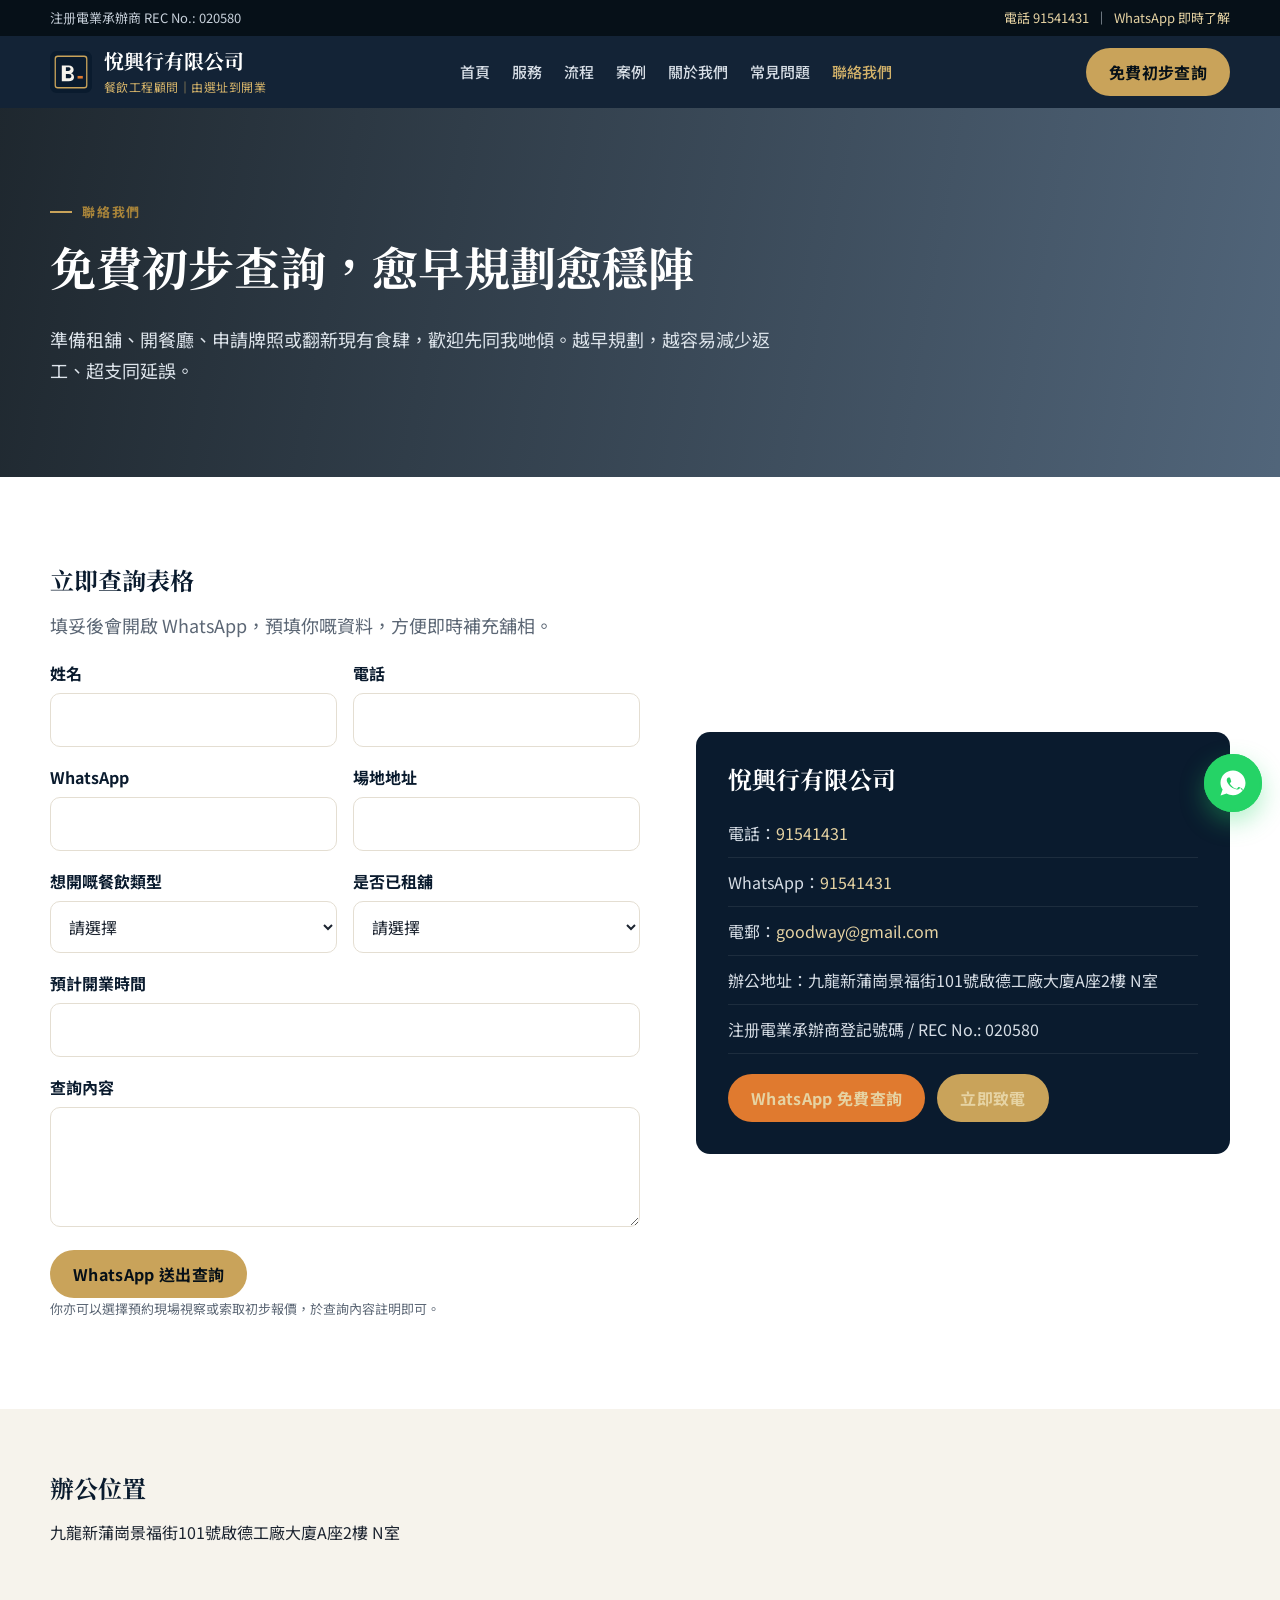
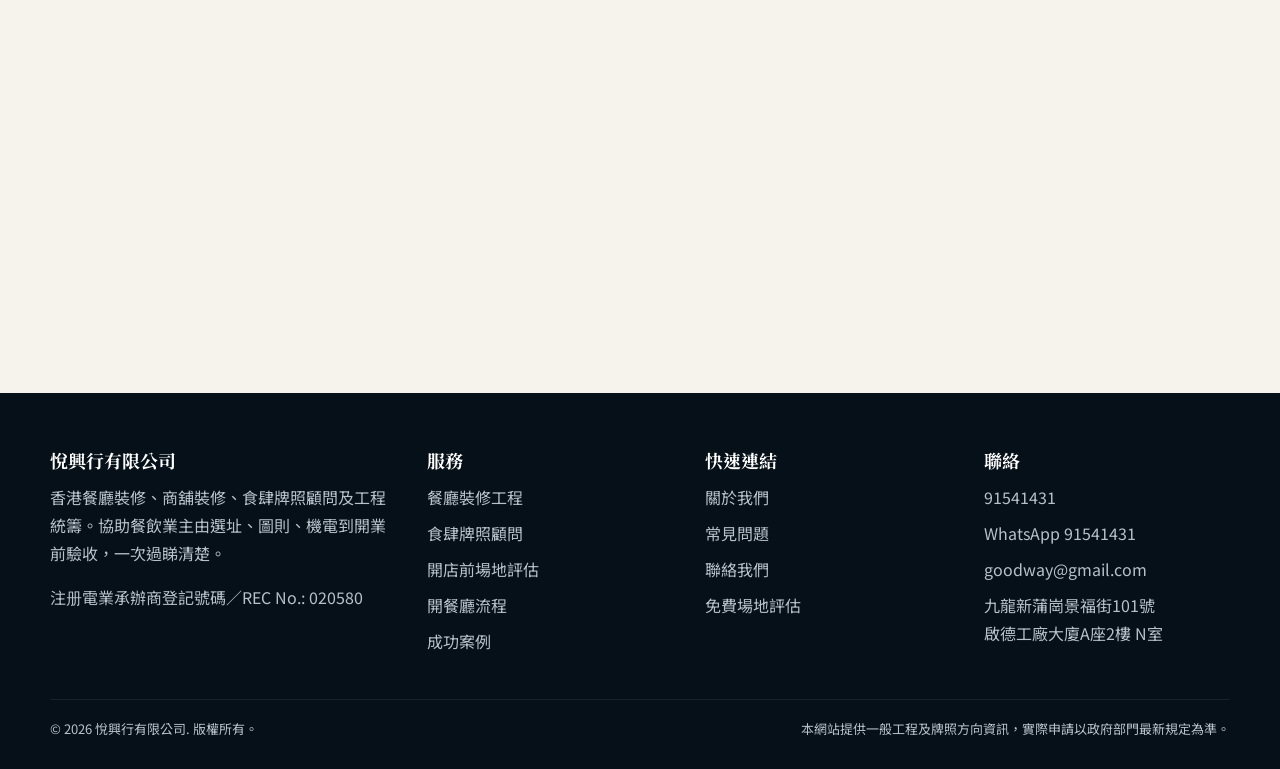
<file: contact.html>
<!DOCTYPE html>
<html lang="zh-Hant-HK">
<head>
  <meta charset="UTF-8">
  <meta name="viewport" content="width=device-width, initial-scale=1">
  <title>聯絡悅興行｜預約場地評估及餐廳裝修查詢</title>
  <meta name="description" content="聯絡悅興行有限公司：電話及 WhatsApp 91541431，電郵 goodway@gmail.com，地址為九龍新蒲崗景福街101號啟德工廠大廈A座2樓N室。歡迎預約場地評估。">
  <link rel="canonical" href="https://www.goodway.hk/contact.html">
  <meta name="theme-color" content="#0A1B2E">
  <link rel="icon" href="favicon.svg" type="image/svg+xml">
  <link rel="preconnect" href="https://fonts.googleapis.com">
  <link rel="preconnect" href="https://fonts.gstatic.com" crossorigin>
  <link href="https://fonts.googleapis.com/css2?family=Noto+Sans+TC:wght@400;500;600;700&family=Noto+Serif+TC:wght@600;700&display=swap" rel="stylesheet">
  <link rel="stylesheet" href="css/styles.css">
</head>
<body data-page="contact">
  <header class="site-header" id="site-header">
    <div class="container header-main">
      <a class="brand" href="index.html"><span class="brand-name">悅興行有限公司</span></a>
      <nav class="nav">
        <a href="index.html">首頁</a>
        <a href="services.html">服務</a>
        <a href="process.html">流程</a>
        <a href="cases.html">案例</a>
        <a href="about.html">關於我們</a>
        <a href="faq.html">常見問題</a>
        <a href="contact.html">聯絡我們</a>
      </nav>
    </div>
  </header>
  <section class="page-hero site">
    <div class="container">
      <p class="eyebrow">聯絡我們</p>
      <h1>免費初步查詢，愈早規劃愈穩陣</h1>
      <p class="lead">準備租舖、開餐廳、申請牌照或翻新現有食肆，歡迎先同我哋傾。越早規劃，越容易減少返工、超支同延誤。</p>
    </div>
  </section>
  <section class="section" id="survey">
    <div class="container split">
      <div id="quote">
        <h2>立即查詢表格</h2>
        <p class="lead">填妥後會開啟 WhatsApp，預填你嘅資料，方便即時補充舖相。</p>
        <form class="form" data-inquiry-form>
          <div>
            <label for="name">姓名</label>
            <input id="name" name="name" required>
          </div>
          <div>
            <label for="phone">電話</label>
            <input id="phone" name="phone" required>
          </div>
          <div>
            <label for="whatsapp">WhatsApp</label>
            <input id="whatsapp" name="whatsapp">
          </div>
          <div>
            <label for="address">場地地址</label>
            <input id="address" name="address">
          </div>
          <div>
            <label for="type">想開嘅餐飲類型</label>
            <select id="type" name="type" required>
              <option value="">請選擇</option>
              <option>餐廳</option>
              <option>茶餐廳</option>
              <option>咖啡店</option>
              <option>酒吧</option>
              <option>小食店</option>
              <option>外賣店</option>
              <option>中央廚房</option>
              <option>其他</option>
            </select>
          </div>
          <div>
            <label for="rented">是否已租舖</label>
            <select id="rented" name="rented" required>
              <option value="">請選擇</option>
              <option>未租，想先評估</option>
              <option>已睇舖，未簽約</option>
              <option>已租舖</option>
              <option>現有食肆翻新</option>
            </select>
          </div>
          <div class="full">
            <label for="timeline">預計開業時間</label>
            <input id="timeline" name="timeline">
          </div>
          <div class="full">
            <label for="message">查詢內容</label>
            <textarea id="message" name="message"></textarea>
          </div>
          <div class="full">
            <button class="btn btn-gold" type="submit">WhatsApp 送出查詢</button>
            <p class="form-note">你亦可以選擇預約現場視察或索取初步報價，於查詢內容註明即可。</p>
          </div>
        </form>
      </div>
      <aside class="contact-box">
        <h2>悅興行有限公司</h2>
        <ul class="contact-list">
          <li>電話：<a href="tel:+85291541431">91541431</a></li>
          <li>WhatsApp：<a href="https://wa.me/85291541431" target="_blank" rel="noopener">91541431</a></li>
          <li>電郵：<a href="mailto:goodway@gmail.com">goodway@gmail.com</a></li>
          <li>辦公地址：九龍新蒲崗景福街101號啟德工廠大廈A座2樓 N室</li>
          <li>注册電業承辦商登記號碼 / REC No.: 020580</li>
        </ul>
        <div class="btn-row">
          <a class="btn btn-orange" href="https://wa.me/85291541431" target="_blank" rel="noopener">WhatsApp 免費查詢</a>
          <a class="btn btn-gold" href="tel:+85291541431">立即致電</a>
        </div>
      </aside>
    </div>
  </section>
  <section class="section-tight bg-cream">
    <div class="container">
      <h2>辦公位置</h2>
      <p>九龍新蒲崗景福街101號啟德工廠大廈A座2樓 N室</p>
      <iframe title="悅興行辦公地址地圖" src="https://maps.google.com/maps?q=%E4%B9%9D%E9%BE%8D%E6%96%B0%E8%92%B2%E5%B4%97%E6%99%AF%E7%A6%8F%E8%A1%97101%E8%99%9F%E5%95%9F%E5%BE%B7%E5%B7%A5%E5%BB%A0%E5%A4%A7%E5%BB%88&output=embed" width="100%" height="360" style="border:0;border-radius:14px" loading="lazy"></iframe>
    </div>
  </section>
  <footer class="site-footer" id="site-footer"></footer>
  <a class="float-wa" href="https://wa.me/85291541431" target="_blank" rel="noopener" aria-label="WhatsApp 查詢">WA</a>
  <nav class="mobile-bar" aria-label="快速聯絡">
    <a class="call" href="tel:+85291541431">致電</a>
    <a class="wa" href="https://wa.me/85291541431" target="_blank" rel="noopener">WhatsApp</a>
    <a class="ask" href="#quote">立即查詢</a>
  </nav>
  <script src="js/main.js"></script>
</body>
</html>
</file>
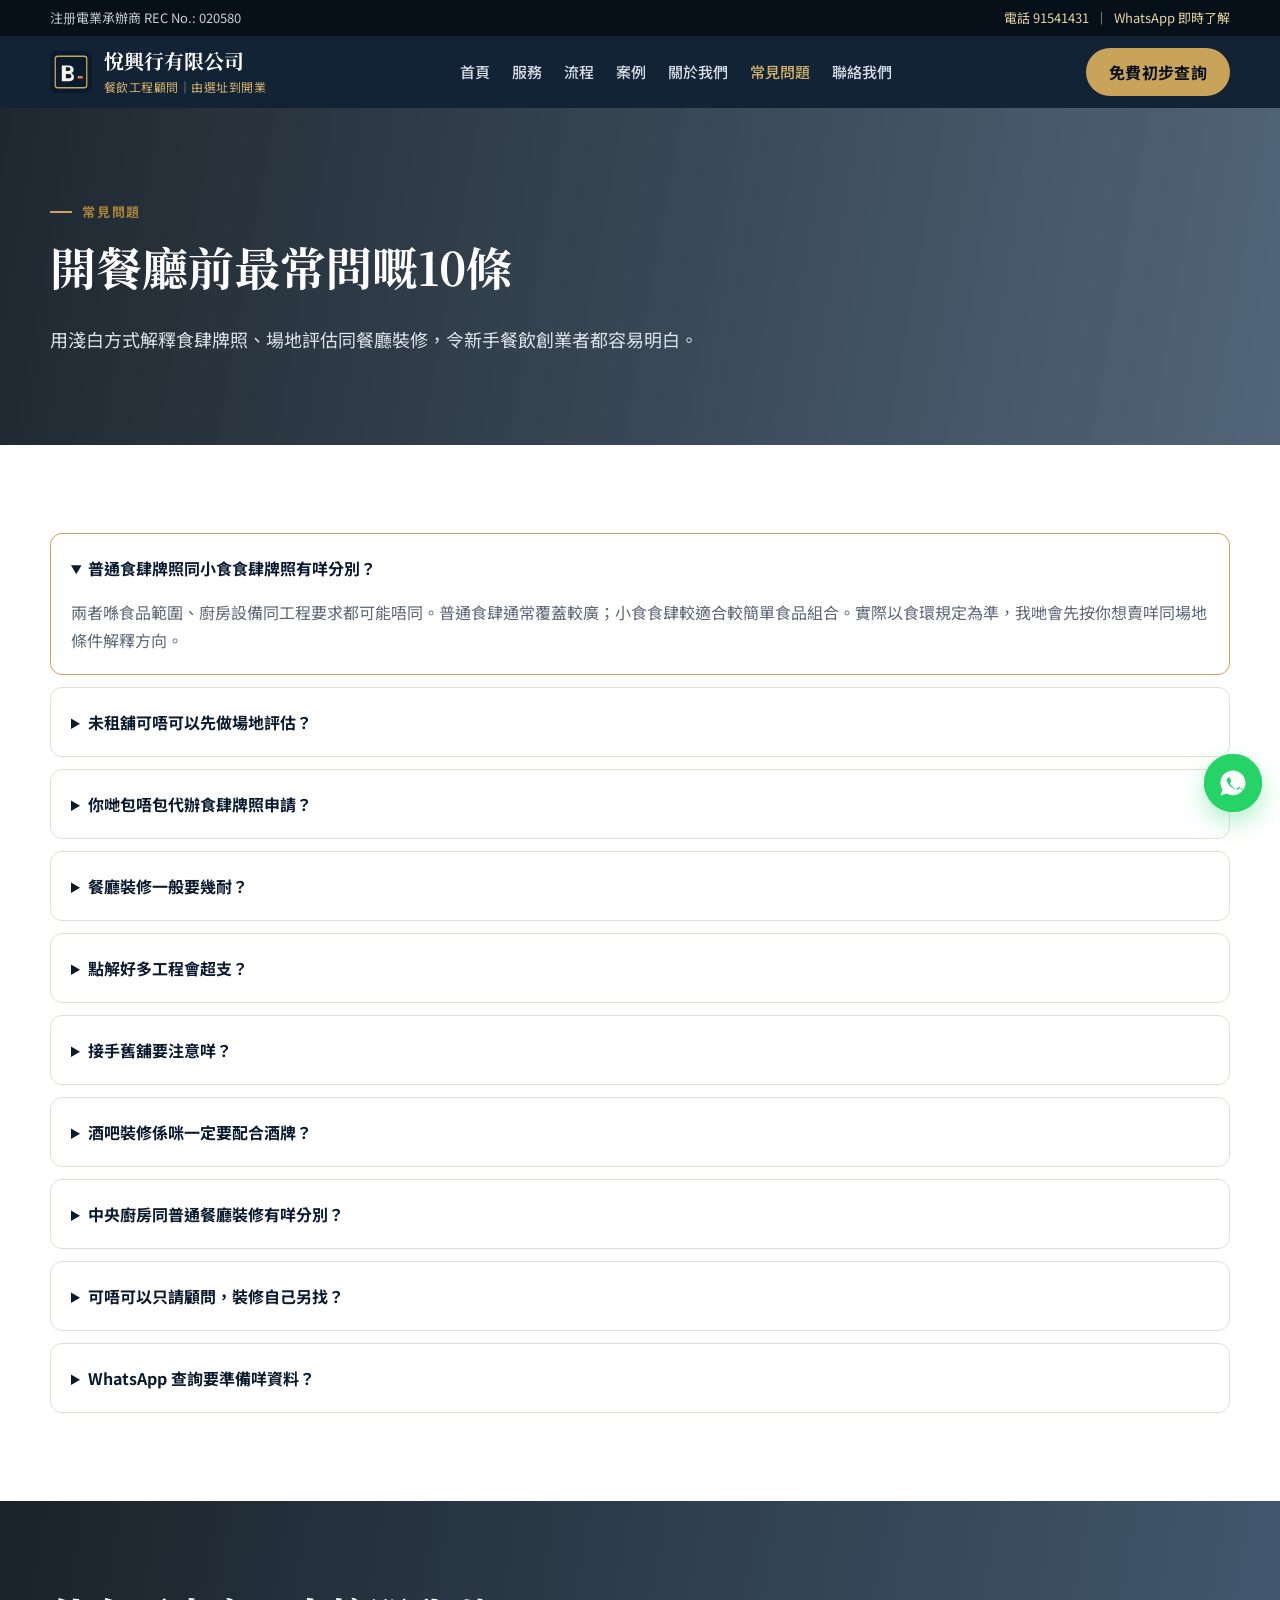
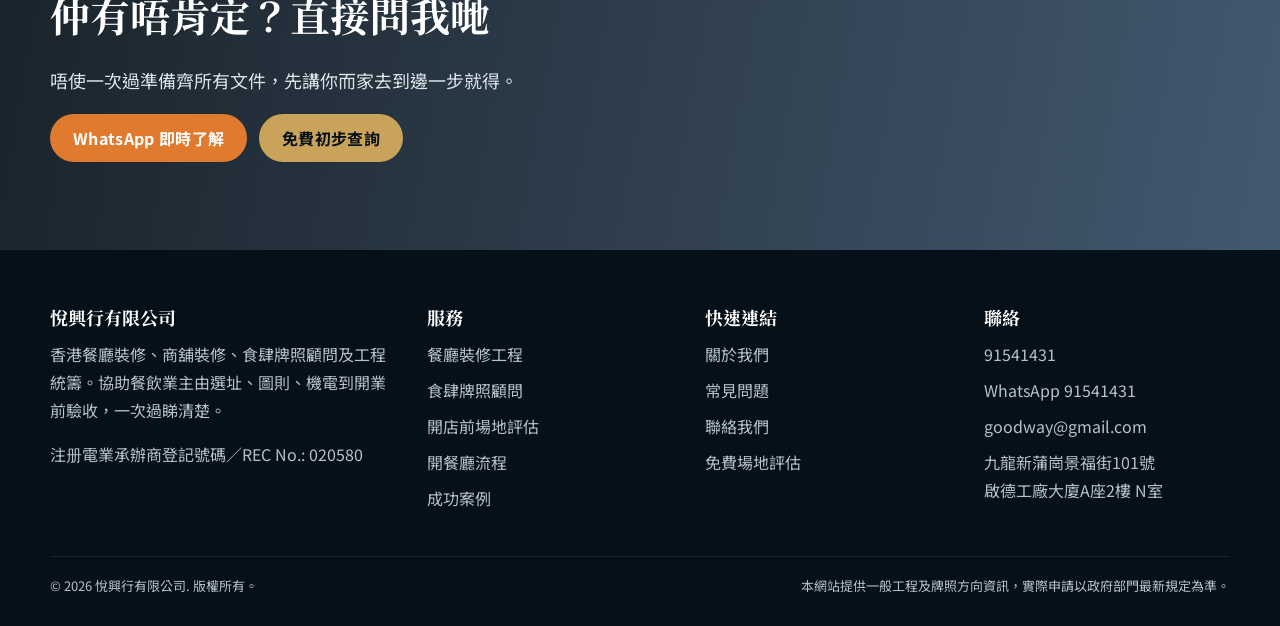
<file: faq.html>
<!DOCTYPE html>
<html lang="zh-Hant-HK">
<head>
  <meta charset="UTF-8">
  <meta name="viewport" content="width=device-width, initial-scale=1">
  <title>常見問題｜食肆牌照申請、餐廳裝修及開業流程</title>
  <meta name="description" content="常見問題：普通食肆牌照同小食食肆牌照分別、未租舖可唔可以評估、餐廳裝修要幾耐、點樣減少超支，以及開餐廳流程要注意咩。">
  <link rel="canonical" href="https://www.goodway.hk/faq.html">
  <meta name="theme-color" content="#0A1B2E">
  <link rel="icon" href="favicon.svg" type="image/svg+xml">
  <link rel="preconnect" href="https://fonts.googleapis.com">
  <link rel="preconnect" href="https://fonts.gstatic.com" crossorigin>
  <link href="https://fonts.googleapis.com/css2?family=Noto+Sans+TC:wght@400;500;600;700&family=Noto+Serif+TC:wght@600;700&display=swap" rel="stylesheet">
  <link rel="stylesheet" href="css/styles.css">
</head>
<body data-page="faq">
  <header class="site-header" id="site-header">
    <div class="container header-main">
      <a class="brand" href="index.html"><span class="brand-name">悅興行有限公司</span></a>
      <nav class="nav">
        <a href="index.html">首頁</a>
        <a href="services.html">服務</a>
        <a href="process.html">流程</a>
        <a href="cases.html">案例</a>
        <a href="about.html">關於我們</a>
        <a href="faq.html">常見問題</a>
        <a href="contact.html">聯絡我們</a>
      </nav>
    </div>
  </header>
  <section class="page-hero alt">
    <div class="container">
      <p class="eyebrow">常見問題</p>
      <h1>開餐廳前最常問嘅10條</h1>
      <p class="lead">用淺白方式解釋食肆牌照、場地評估同餐廳裝修，令新手餐飲創業者都容易明白。</p>
    </div>
  </section>
  <section class="section">
    <div class="container faq">
      <details open>
        <summary>普通食肆牌照同小食食肆牌照有咩分別？</summary>
        <p>兩者喺食品範圍、廚房設備同工程要求都可能唔同。普通食肆通常覆蓋較廣；小食食肆較適合較簡單食品組合。實際以食環規定為準，我哋會先按你想賣咩同場地條件解釋方向。</p>
      </details>
      <details>
        <summary>未租舖可唔可以先做場地評估？</summary>
        <p>可以，而且好建議。開租前先了解渠位、電力、消防、通風同牌照可行性，可以減少租咗舖先發現唔適合申請牌照。</p>
      </details>
      <details>
        <summary>你哋包唔包代辦食肆牌照申請？</summary>
        <p>我哋提供食肆牌照顧問及工程配合，幫你理解申請方向同場地要做咩。正式申請仍須按政府部門程序處理，我哋唔會誇大保證批核結果。</p>
      </details>
      <details>
        <summary>餐廳裝修一般要幾耐？</summary>
        <p>視乎面積、現況同工程範圍。細舖同只做局部翻新會較快；涉及廚房、渠務、通風同消防配合就需要更完整規劃。查詢時提供場地資料，會較易俾初步時間方向。</p>
      </details>
      <details>
        <summary>點解好多工程會超支？</summary>
        <p>好多時係因為開工前未釐清隔油池、電力、去水、抽氣或消防要求。我哋會先定範圍再報價，減少中途追加。</p>
      </details>
      <details>
        <summary>接手舊舖要注意咩？</summary>
        <p>舊舖唔等於可以原裝繼續用。要確認現有牌照、改動紀錄、渠電通風同消防是否仍然配合你而家想做嘅餐飲類型。</p>
      </details>
      <details>
        <summary>酒吧裝修係咪一定要配合酒牌？</summary>
        <p>如果你打算售賣酒類，就應該及早了解酒牌同相關場地要求，避免吧枱、座位同工程做完先改。</p>
      </details>
      <details>
        <summary>中央廚房同普通餐廳裝修有咩分別？</summary>
        <p>中央廚房更着重生產動線、排污、電力、通風同分區。如果只當普通商舖裝修，後期好易要返工。</p>
      </details>
      <details>
        <summary>可唔可以只請顧問，裝修自己另找？</summary>
        <p>可以。有客人只需要場地評估或牌照方向意見；亦有客人要一站式工程統籌。你可以按需要選擇。</p>
      </details>
      <details>
        <summary>WhatsApp 查詢要準備咩資料？</summary>
        <p>最好有場地地址或地區、大約面積、想開嘅餐飲類型、是否已租舖、預計開業時間，以及幾張現況相。愈早提供，意見會愈具體。</p>
      </details>
    </div>
  </section>
  <section class="section cta-band">
    <div class="container">
      <h2>仲有唔肯定？直接問我哋</h2>
      <p class="lead">唔使一次過準備齊所有文件，先講你而家去到邊一步就得。</p>
      <div class="btn-row">
        <a class="btn btn-orange" href="https://wa.me/85291541431" target="_blank" rel="noopener">WhatsApp 即時了解</a>
        <a class="btn btn-gold" href="contact.html">免費初步查詢</a>
      </div>
    </div>
  </section>
  <footer class="site-footer" id="site-footer"></footer>
  <a class="float-wa" href="https://wa.me/85291541431" target="_blank" rel="noopener" aria-label="WhatsApp 查詢">WA</a>
  <nav class="mobile-bar" aria-label="快速聯絡">
    <a class="call" href="tel:+85291541431">致電</a>
    <a class="wa" href="https://wa.me/85291541431" target="_blank" rel="noopener">WhatsApp</a>
    <a class="ask" href="contact.html">立即查詢</a>
  </nav>
  <script src="js/main.js"></script>
</body>
</html>
</file>
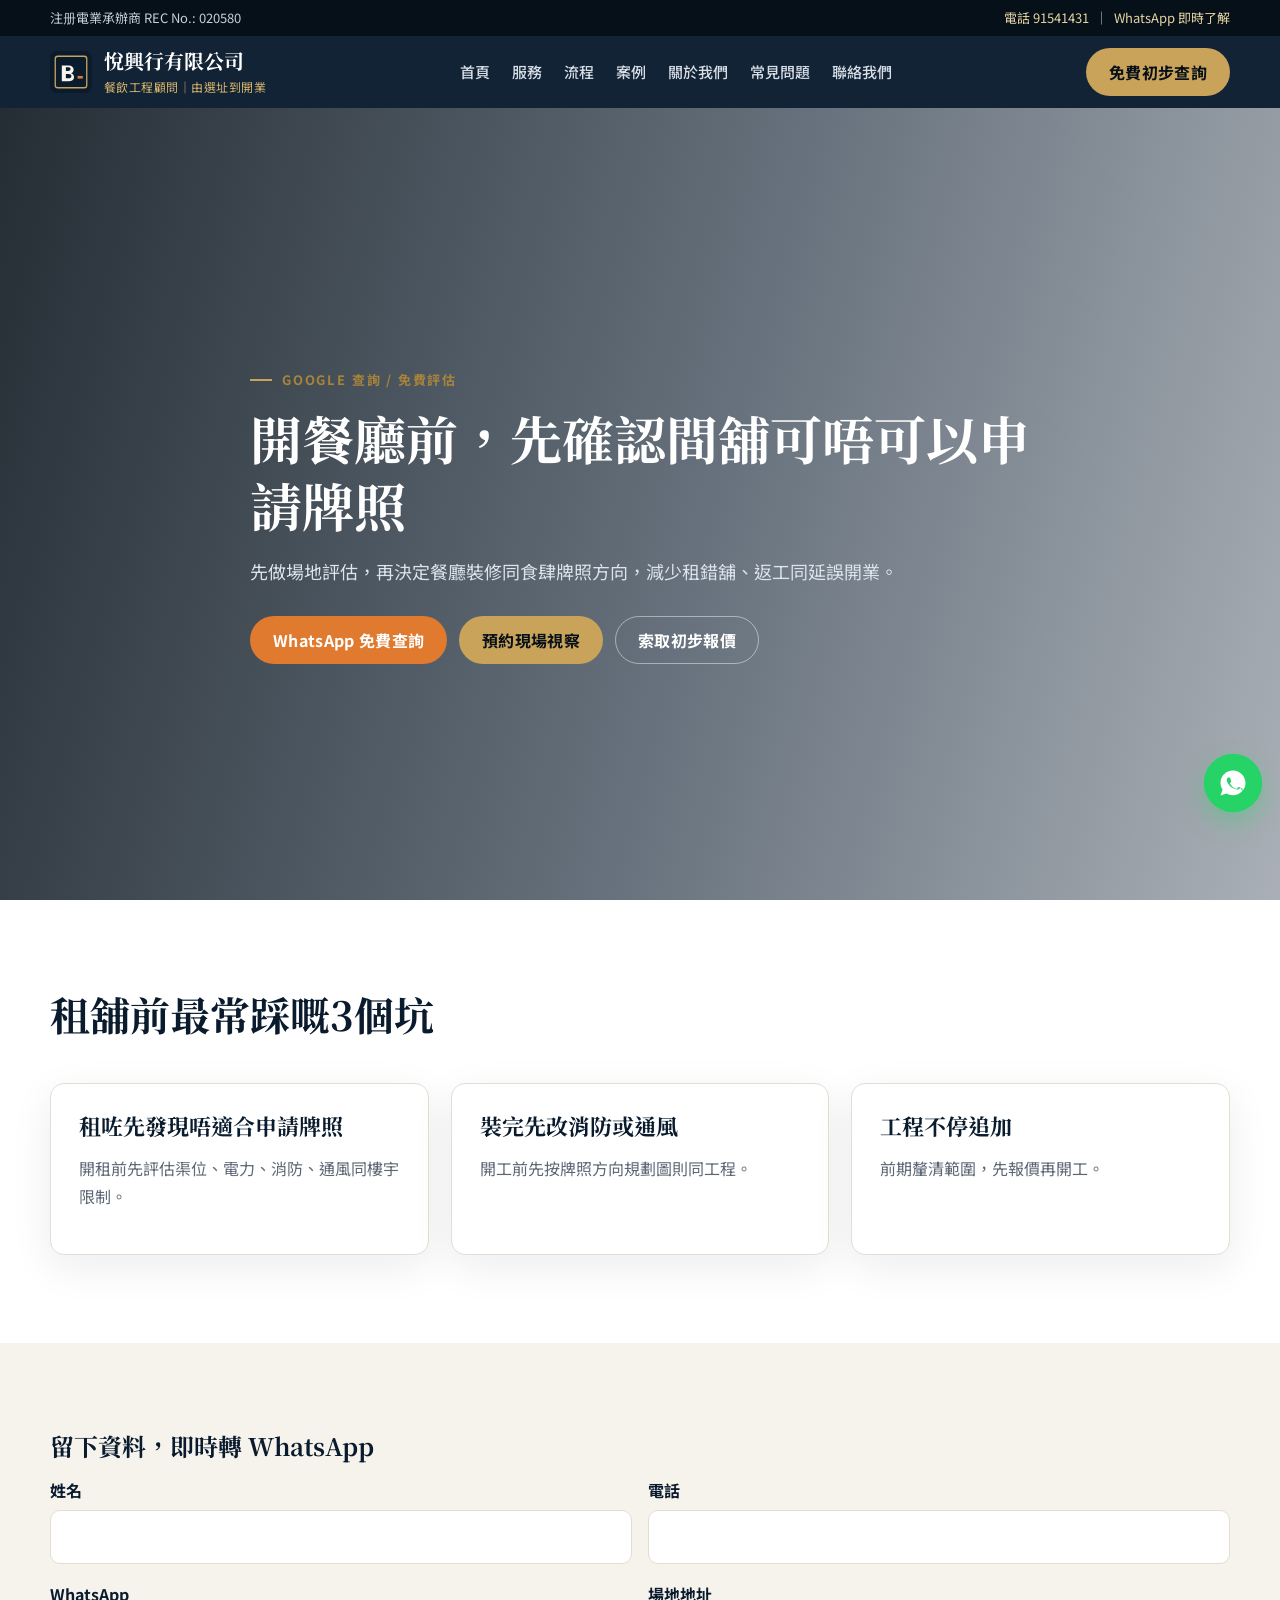
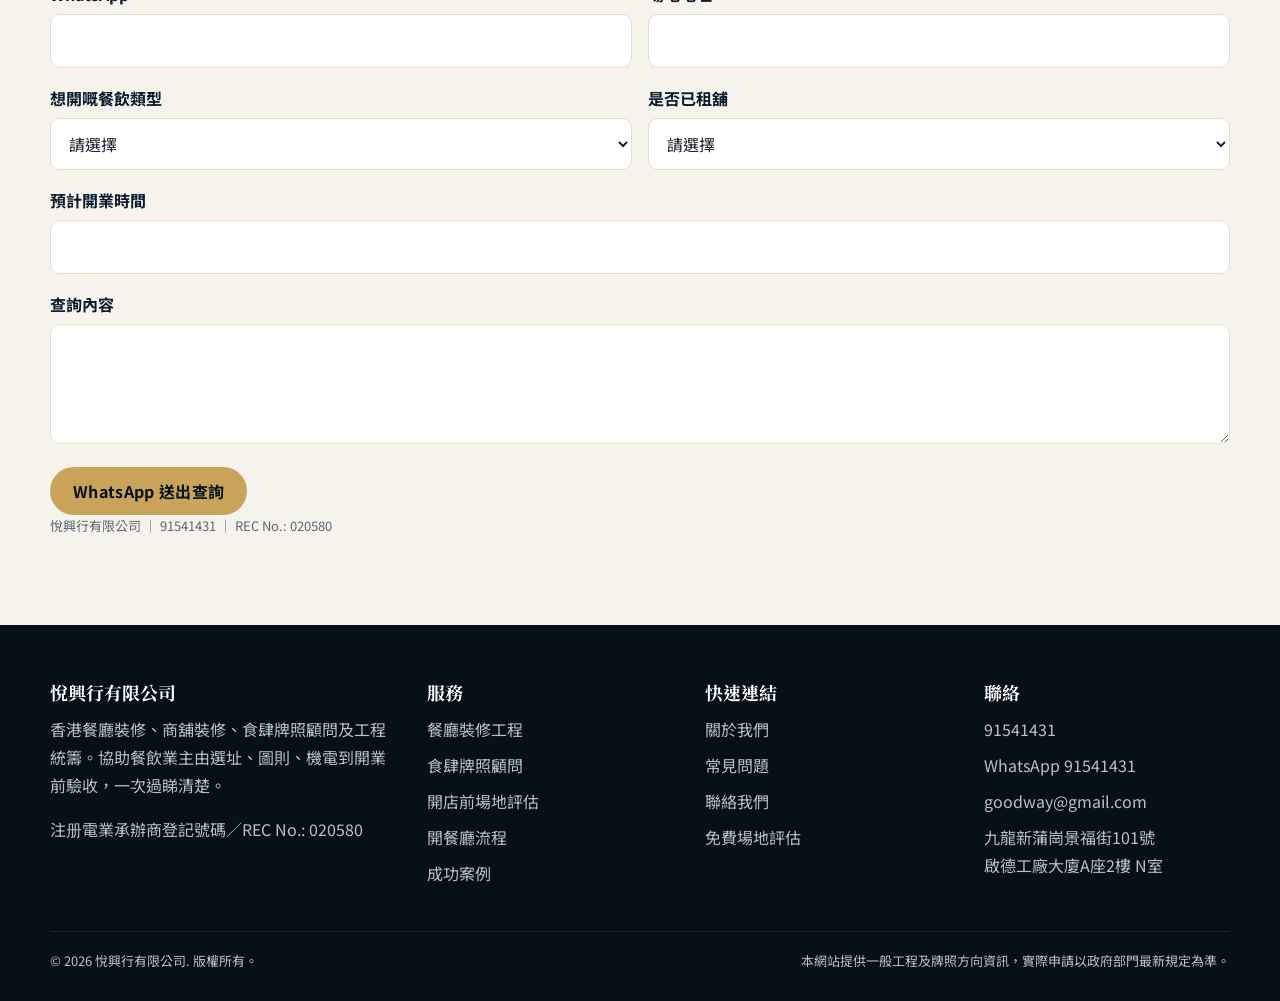
<file: landing.html>
<!DOCTYPE html>
<html lang="zh-Hant-HK">
<head>
  <meta charset="UTF-8">
  <meta name="viewport" content="width=device-width, initial-scale=1">
  <title>免費場地評估｜香港餐廳裝修及食肆牌照顧問</title>
  <meta name="description" content="開餐廳前先評估場地。悅興行提供香港餐廳裝修、食肆牌照顧問及工程統籌，協助你減少租錯舖、裝修返工同開業延誤。WhatsApp 91541431。">
  <link rel="canonical" href="https://www.goodway.hk/landing.html">
  <meta name="theme-color" content="#0A1B2E">
  <link rel="icon" href="favicon.svg" type="image/svg+xml">
  <link rel="preconnect" href="https://fonts.googleapis.com">
  <link rel="preconnect" href="https://fonts.gstatic.com" crossorigin>
  <link href="https://fonts.googleapis.com/css2?family=Noto+Sans+TC:wght@400;500;600;700&family=Noto+Serif+TC:wght@600;700&display=swap" rel="stylesheet">
  <link rel="stylesheet" href="css/styles.css">
</head>
<body data-page="landing">
  <header class="site-header" id="site-header">
    <div class="container header-main">
      <a class="brand" href="index.html"><span class="brand-name">悅興行有限公司</span></a>
      <nav class="nav">
        <a href="index.html">首頁</a>
        <a href="contact.html">聯絡我們</a>
      </nav>
    </div>
  </header>
  <section class="hero">
    <div class="container hero-inner">
      <p class="eyebrow">Google 查詢 / 免費評估</p>
      <h1>開餐廳前，先確認間舖可唔可以申請牌照</h1>
      <p class="lead">先做場地評估，再決定餐廳裝修同食肆牌照方向，減少租錯舖、返工同延誤開業。</p>
      <div class="btn-row">
        <a class="btn btn-orange" href="https://wa.me/85291541431" target="_blank" rel="noopener">WhatsApp 免費查詢</a>
        <a class="btn btn-gold" href="#quote">預約現場視察</a>
        <a class="btn btn-outline" href="#quote">索取初步報價</a>
      </div>
    </div>
  </section>
  <section class="section">
    <div class="container">
      <div class="section-head">
        <h2>租舖前最常踩嘅3個坑</h2>
      </div>
      <div class="card-grid">
        <article class="card">
          <h3>租咗先發現唔適合申請牌照</h3>
          <p>開租前先評估渠位、電力、消防、通風同樓宇限制。</p>
        </article>
        <article class="card">
          <h3>裝完先改消防或通風</h3>
          <p>開工前先按牌照方向規劃圖則同工程。</p>
        </article>
        <article class="card">
          <h3>工程不停追加</h3>
          <p>前期釐清範圍，先報價再開工。</p>
        </article>
      </div>
    </div>
  </section>
  <section class="section bg-cream" id="quote">
    <div class="container">
      <h2>留下資料，即時轉 WhatsApp</h2>
      <form class="form" data-inquiry-form>
        <div><label for="name">姓名</label><input id="name" name="name" required></div>
        <div><label for="phone">電話</label><input id="phone" name="phone" required></div>
        <div><label for="whatsapp">WhatsApp</label><input id="whatsapp" name="whatsapp"></div>
        <div><label for="address">場地地址</label><input id="address" name="address"></div>
        <div>
          <label for="type">想開嘅餐飲類型</label>
          <select id="type" name="type" required>
            <option value="">請選擇</option>
            <option>餐廳</option>
            <option>茶餐廳</option>
            <option>咖啡店</option>
            <option>酒吧</option>
            <option>小食店</option>
            <option>外賣店</option>
            <option>中央廚房</option>
          </select>
        </div>
        <div>
          <label for="rented">是否已租舖</label>
          <select id="rented" name="rented" required>
            <option value="">請選擇</option>
            <option>未租，想先評估</option>
            <option>已睇舖，未簽約</option>
            <option>已租舖</option>
            <option>現有食肆翻新</option>
          </select>
        </div>
        <div class="full"><label for="timeline">預計開業時間</label><input id="timeline" name="timeline"></div>
        <div class="full"><label for="message">查詢內容</label><textarea id="message" name="message"></textarea></div>
        <div class="full">
          <button class="btn btn-gold" type="submit">WhatsApp 送出查詢</button>
          <p class="form-note">悅興行有限公司 ｜ 91541431 ｜ REC No.: 020580</p>
        </div>
      </form>
    </div>
  </section>
  <footer class="site-footer" id="site-footer"></footer>
  <a class="float-wa" href="https://wa.me/85291541431" target="_blank" rel="noopener" aria-label="WhatsApp 查詢">WA</a>
  <nav class="mobile-bar" aria-label="快速聯絡">
    <a class="call" href="tel:+85291541431">致電</a>
    <a class="wa" href="https://wa.me/85291541431" target="_blank" rel="noopener">WhatsApp</a>
    <a class="ask" href="#quote">立即查詢</a>
  </nav>
  <script src="js/main.js"></script>
</body>
</html>
</file>
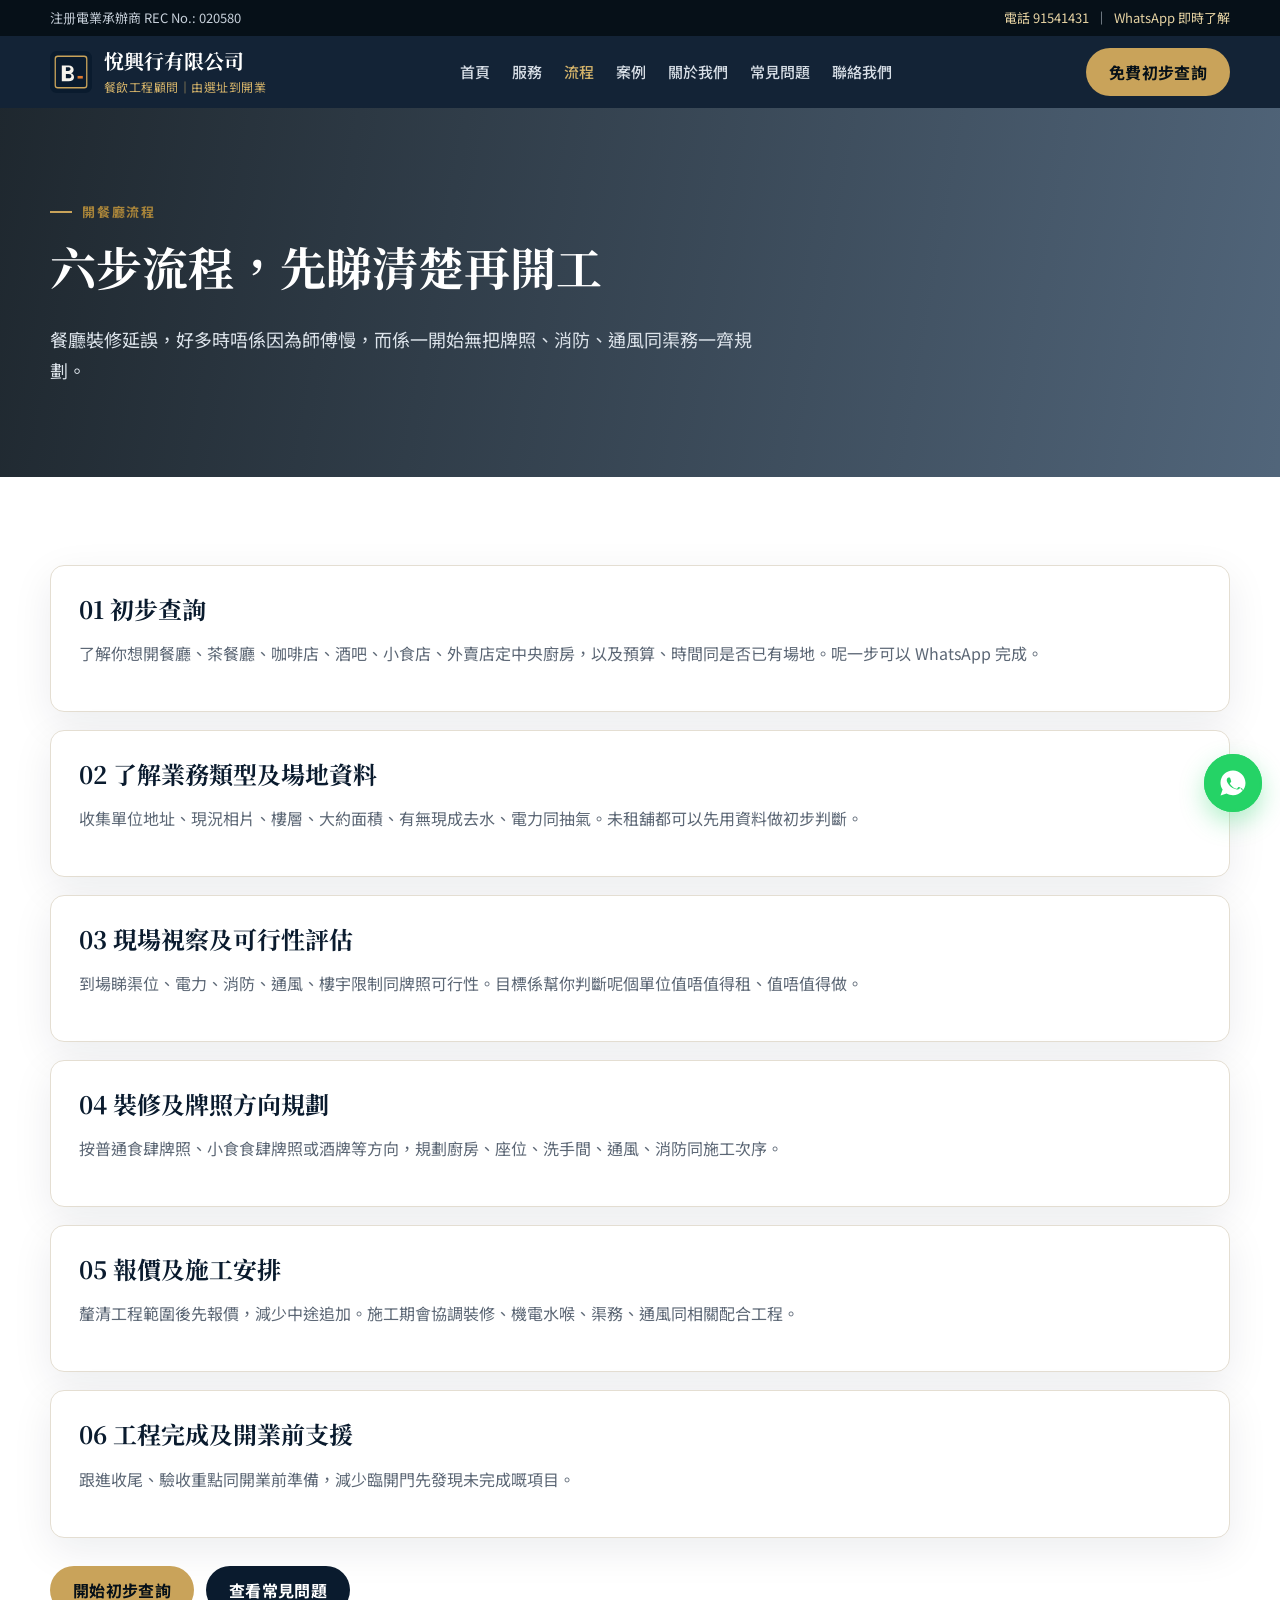
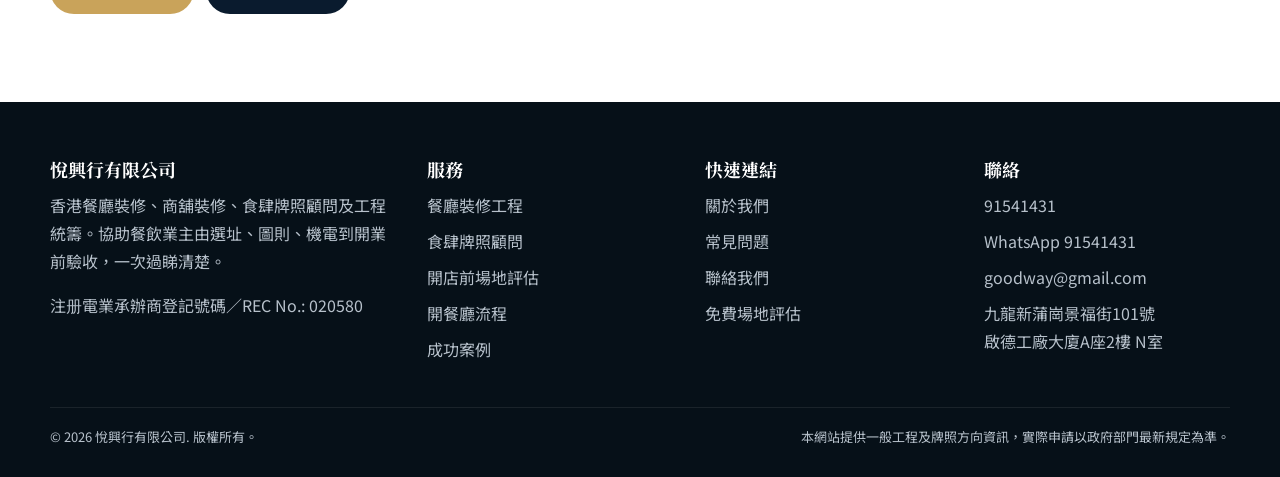
<file: process.html>
<!DOCTYPE html>
<html lang="zh-Hant-HK">
<head>
  <meta charset="UTF-8">
  <meta name="viewport" content="width=device-width, initial-scale=1">
  <title>開餐廳流程｜由查詢、場地評估到開業前支援</title>
  <meta name="description" content="了解悅興行開餐廳流程：初步查詢、場地資料、現場視察、裝修及牌照規劃、報價施工，以至工程完成及開業前支援，減少延誤同返工。">
  <link rel="canonical" href="https://www.goodway.hk/process.html">
  <meta name="theme-color" content="#0A1B2E">
  <link rel="icon" href="favicon.svg" type="image/svg+xml">
  <link rel="preconnect" href="https://fonts.googleapis.com">
  <link rel="preconnect" href="https://fonts.gstatic.com" crossorigin>
  <link href="https://fonts.googleapis.com/css2?family=Noto+Sans+TC:wght@400;500;600;700&family=Noto+Serif+TC:wght@600;700&display=swap" rel="stylesheet">
  <link rel="stylesheet" href="css/styles.css">
</head>
<body data-page="process">
  <header class="site-header" id="site-header">
    <div class="container header-main">
      <a class="brand" href="index.html"><span class="brand-name">悅興行有限公司</span></a>
      <nav class="nav">
        <a href="index.html">首頁</a>
        <a href="services.html">服務</a>
        <a href="process.html">流程</a>
        <a href="cases.html">案例</a>
        <a href="about.html">關於我們</a>
        <a href="faq.html">常見問題</a>
        <a href="contact.html">聯絡我們</a>
      </nav>
    </div>
  </header>
  <section class="page-hero alt">
    <div class="container">
      <p class="eyebrow">開餐廳流程</p>
      <h1>六步流程，先睇清楚再開工</h1>
      <p class="lead">餐廳裝修延誤，好多時唔係因為師傅慢，而係一開始無把牌照、消防、通風同渠務一齊規劃。</p>
    </div>
  </section>
  <section class="section">
    <div class="container">
      <article class="card" style="margin-bottom:18px">
        <h2>01 初步查詢</h2>
        <p>了解你想開餐廳、茶餐廳、咖啡店、酒吧、小食店、外賣店定中央廚房，以及預算、時間同是否已有場地。呢一步可以 WhatsApp 完成。</p>
      </article>
      <article class="card" style="margin-bottom:18px">
        <h2>02 了解業務類型及場地資料</h2>
        <p>收集單位地址、現況相片、樓層、大約面積、有無現成去水、電力同抽氣。未租舖都可以先用資料做初步判斷。</p>
      </article>
      <article class="card" style="margin-bottom:18px">
        <h2>03 現場視察及可行性評估</h2>
        <p>到場睇渠位、電力、消防、通風、樓宇限制同牌照可行性。目標係幫你判斷呢個單位值唔值得租、值唔值得做。</p>
      </article>
      <article class="card" style="margin-bottom:18px">
        <h2>04 裝修及牌照方向規劃</h2>
        <p>按普通食肆牌照、小食食肆牌照或酒牌等方向，規劃廚房、座位、洗手間、通風、消防同施工次序。</p>
      </article>
      <article class="card" style="margin-bottom:18px">
        <h2>05 報價及施工安排</h2>
        <p>釐清工程範圍後先報價，減少中途追加。施工期會協調裝修、機電水喉、渠務、通風同相關配合工程。</p>
      </article>
      <article class="card">
        <h2>06 工程完成及開業前支援</h2>
        <p>跟進收尾、驗收重點同開業前準備，減少臨開門先發現未完成嘅項目。</p>
      </article>
      <div class="btn-row" style="margin-top:28px">
        <a class="btn btn-gold" href="contact.html">開始初步查詢</a>
        <a class="btn btn-navy" href="faq.html">查看常見問題</a>
      </div>
    </div>
  </section>
  <footer class="site-footer" id="site-footer"></footer>
  <a class="float-wa" href="https://wa.me/85291541431" target="_blank" rel="noopener" aria-label="WhatsApp 查詢">WA</a>
  <nav class="mobile-bar" aria-label="快速聯絡">
    <a class="call" href="tel:+85291541431">致電</a>
    <a class="wa" href="https://wa.me/85291541431" target="_blank" rel="noopener">WhatsApp</a>
    <a class="ask" href="contact.html">立即查詢</a>
  </nav>
  <script src="js/main.js"></script>
</body>
</html>
</file>
<file: css/styles.css>
:root {
  --navy-950: #061018;
  --navy-900: #0a1b2e;
  --navy-800: #0e2a47;
  --gold-300: #e6d3a3;
  --gold-400: #d4b36a;
  --gold-500: #c9a35a;
  --gold-600: #a8843a;
  --orange-400: #ef9348;
  --orange-500: #e07a2f;
  --cream: #f6f3ec;
  --cream-200: #ece6d8;
  --white: #ffffff;
  --ink: #1c2430;
  --muted: #5c6775;
  --line: #e4ded2;
  --shadow: 0 12px 40px rgba(10, 27, 46, 0.08);
  --shadow-lg: 0 24px 60px rgba(10, 27, 46, 0.16);
  --radius: 14px;
  --header-h: 108px;
  --font-sans: "Noto Sans TC", "PingFang HK", "Microsoft JhengHei", sans-serif;
  --font-serif: "Noto Serif TC", "Songti TC", serif;
  --max: 1180px;
  --ease: cubic-bezier(0.22, 1, 0.36, 1);
}

*, *::before, *::after { box-sizing: border-box; }
html { scroll-behavior: smooth; }
body {
  margin: 0;
  color: var(--ink);
  background: var(--white);
  font-family: var(--font-sans);
  font-size: 16px;
  line-height: 1.75;
  -webkit-font-smoothing: antialiased;
}
img { max-width: 100%; display: block; }
a { color: inherit; text-decoration: none; }
button, input, select, textarea { font: inherit; }
h1, h2, h3, h4 {
  font-family: var(--font-serif);
  line-height: 1.28;
  margin: 0 0 0.6em;
  color: var(--navy-900);
  font-weight: 700;
}
p { margin: 0 0 1em; }

.container { width: min(var(--max), calc(100% - 40px)); margin: 0 auto; }
.section { padding: 88px 0; }
.section-tight { padding: 64px 0; }
.eyebrow {
  display: inline-flex;
  align-items: center;
  gap: 10px;
  color: var(--gold-600);
  font-size: 13px;
  font-weight: 700;
  letter-spacing: 0.14em;
  text-transform: uppercase;
  margin-bottom: 14px;
}
.eyebrow::before { content: ""; width: 22px; height: 2px; background: var(--gold-500); }
.lead { font-size: 18px; color: var(--muted); max-width: 720px; }
.section-head { max-width: 760px; margin-bottom: 44px; }
.section-head h2 { font-size: clamp(28px, 4vw, 40px); }
.center { text-align: center; margin-left: auto; margin-right: auto; }

.btn {
  display: inline-flex;
  align-items: center;
  justify-content: center;
  gap: 8px;
  min-height: 48px;
  padding: 0 22px;
  border-radius: 999px;
  border: 1px solid transparent;
  font-weight: 700;
  letter-spacing: 0.02em;
  transition: transform 0.2s var(--ease), background 0.2s, color 0.2s, border-color 0.2s;
  cursor: pointer;
  text-align: center;
}
.btn:hover { transform: translateY(-1px); }
.btn-gold { background: var(--gold-500); color: var(--navy-950); }
.btn-gold:hover { background: var(--gold-400); }
.btn-orange { background: var(--orange-500); color: var(--white); }
.btn-orange:hover { background: var(--orange-400); }
.btn-outline { background: transparent; border-color: rgba(255,255,255,0.45); color: var(--white); }
.btn-outline:hover { background: rgba(255,255,255,0.08); border-color: var(--gold-400); color: var(--gold-300); }
.btn-navy { background: var(--navy-900); color: var(--white); }
.btn-ghost { background: var(--white); color: var(--navy-900); border-color: var(--line); }
.btn-row { display: flex; flex-wrap: wrap; gap: 12px; }

.site-header {
  position: sticky;
  top: 0;
  z-index: 40;
  background: rgba(10, 27, 46, 0.96);
  backdrop-filter: blur(16px);
  color: var(--white);
}
.header-top { background: var(--navy-950); font-size: 13px; }
.header-top-inner {
  display: flex;
  justify-content: space-between;
  align-items: center;
  gap: 16px;
  min-height: 36px;
  color: #c7d0da;
}
.header-top a { color: var(--gold-300); }
.header-top a:hover { color: var(--white); }
.header-main {
  display: flex;
  align-items: center;
  justify-content: space-between;
  min-height: 72px;
  gap: 20px;
}
.brand { display: flex; align-items: center; gap: 12px; min-width: 210px; }
.brand-mark { width: 42px; height: 42px; flex-shrink: 0; }
.brand-name { font-family: var(--font-serif); font-size: 20px; font-weight: 700; line-height: 1.2; }
.brand-tag { display: block; font-family: var(--font-sans); font-size: 12px; color: var(--gold-400); letter-spacing: 0.04em; }
.nav { display: flex; align-items: center; gap: 22px; }
.nav a { color: #d7dee6; font-size: 15px; font-weight: 500; }
.nav a:hover, .nav a.active { color: var(--gold-400); }
.header-cta { display: flex; align-items: center; gap: 10px; }
.menu-toggle {
  display: none;
  width: 44px;
  height: 44px;
  border: 1px solid rgba(255,255,255,0.2);
  background: transparent;
  color: var(--white);
  border-radius: 8px;
}

.hero {
  position: relative;
  min-height: calc(100vh - var(--header-h));
  display: flex;
  align-items: center;
  color: var(--white);
  background:
    linear-gradient(105deg, rgba(6,16,24,0.88) 0%, rgba(10,27,46,0.62) 55%, rgba(10,27,46,0.35) 100%),
    url("https://images.unsplash.com/photo-1517248135467-4c7edcad34c4?auto=format&fit=crop&w=2000&q=80") center/cover;
}
.hero-inner { padding: 88px 0 72px; max-width: 780px; }
.hero h1 { color: var(--white); font-size: clamp(32px, 5vw, 52px); margin-bottom: 18px; }
.hero .lead { color: #dce3ea; margin-bottom: 28px; }
.hero-meta { display: flex; flex-wrap: wrap; gap: 10px; margin-top: 28px; }
.chip {
  display: inline-flex;
  align-items: center;
  gap: 8px;
  padding: 8px 12px;
  border-radius: 999px;
  background: rgba(255,255,255,0.08);
  border: 1px solid rgba(255,255,255,0.12);
  color: #e8edf2;
  font-size: 13px;
}

.page-hero {
  background:
    linear-gradient(100deg, rgba(6,16,24,0.9), rgba(14,42,71,0.72)),
    url("https://images.unsplash.com/photo-1556910103-1c02745aae4d?auto=format&fit=crop&w=1800&q=80") center/cover;
  color: var(--white);
  padding: 84px 0 72px;
}
.page-hero.alt {
  background:
    linear-gradient(100deg, rgba(6,16,24,0.9), rgba(14,42,71,0.72)),
    url("https://images.unsplash.com/photo-1503387762-592deb58ef4e?auto=format&fit=crop&w=1800&q=80") center/cover;
}
.page-hero.bar {
  background:
    linear-gradient(100deg, rgba(6,16,24,0.9), rgba(14,42,71,0.72)),
    url("https://images.unsplash.com/photo-1514933651103-005eec06c04b?auto=format&fit=crop&w=1800&q=80") center/cover;
}
.page-hero.site {
  background:
    linear-gradient(100deg, rgba(6,16,24,0.9), rgba(14,42,71,0.72)),
    url("https://images.unsplash.com/photo-1497366216548-37526070297c?auto=format&fit=crop&w=1800&q=80") center/cover;
}
.page-hero h1 { color: var(--white); font-size: clamp(30px, 4.5vw, 46px); }
.page-hero .lead { color: #dce3ea; }

.trust-bar {
  background: var(--navy-900);
  color: #c7d0da;
  padding: 22px 0;
  border-top: 1px solid rgba(201,163,90,0.25);
}
.trust-grid { display: grid; grid-template-columns: repeat(4, 1fr); gap: 18px; }
.trust-item strong { display: block; color: var(--gold-400); font-size: 15px; }

.card-grid { display: grid; grid-template-columns: repeat(3, 1fr); gap: 22px; }
.card-grid-2 { display: grid; grid-template-columns: repeat(2, 1fr); gap: 22px; }
.card {
  background: var(--white);
  border: 1px solid var(--line);
  border-radius: var(--radius);
  padding: 28px;
  box-shadow: var(--shadow);
  transition: transform 0.25s var(--ease), border-color 0.25s;
}
.card:hover { transform: translateY(-4px); border-color: var(--gold-500); }
.card-icon {
  width: 46px;
  height: 46px;
  border-radius: 12px;
  display: grid;
  place-items: center;
  background: var(--cream);
  color: var(--navy-800);
  margin-bottom: 16px;
  font-weight: 700;
  border: 1px solid var(--cream-200);
}
.card h3 { font-size: 22px; }
.card p, .card li { color: var(--muted); }
.bg-cream { background: var(--cream); }
.bg-navy { background: var(--navy-900); color: #d7dee6; }
.bg-navy h2, .bg-navy h3 { color: var(--white); }

.split { display: grid; grid-template-columns: 1.05fr 0.95fr; gap: 56px; align-items: center; }
.split-media {
  position: relative;
  border-radius: 20px;
  overflow: hidden;
  min-height: 420px;
  box-shadow: var(--shadow-lg);
}
.split-media img { width: 100%; height: 100%; object-fit: cover; min-height: 420px; }
.split-badge {
  position: absolute;
  left: 20px;
  bottom: 20px;
  background: var(--navy-900);
  color: var(--white);
  padding: 14px 16px;
  border-radius: 12px;
  border-left: 4px solid var(--gold-500);
}

.check-list { list-style: none; padding: 0; margin: 24px 0 0; }
.check-list li {
  position: relative;
  padding: 10px 0 10px 32px;
  border-bottom: 1px solid var(--line);
}
.check-list li::before {
  content: "";
  position: absolute;
  left: 0;
  top: 18px;
  width: 16px;
  height: 16px;
  border-radius: 50%;
  background: var(--gold-500);
  box-shadow: inset 0 0 0 4px var(--cream);
}

.process { display: grid; grid-template-columns: repeat(6, 1fr); gap: 16px; }
.process-step {
  background: var(--white);
  border-radius: var(--radius);
  padding: 22px 16px;
  border: 1px solid var(--line);
}
.process-step .num {
  font-family: var(--font-serif);
  color: var(--gold-500);
  font-size: 28px;
  font-weight: 700;
  display: block;
  margin-bottom: 8px;
}
.process-step h3 { font-size: 18px; }
.process-step p { color: var(--muted); font-size: 14px; margin: 0; }

.pills { display: flex; flex-wrap: wrap; gap: 12px; }
.pill {
  background: var(--white);
  border: 1px solid var(--line);
  border-radius: 999px;
  padding: 12px 18px;
  font-weight: 600;
  color: var(--navy-900);
}

.pain { display: grid; grid-template-columns: 1fr 1fr; gap: 20px; }
.pain-card { overflow: hidden; padding: 0; }
.pain-q { background: var(--navy-900); color: var(--white); padding: 22px 24px; }
.pain-q h3 { color: var(--white); font-size: 20px; margin-bottom: 8px; }
.pain-q p { color: #c7d0da; margin: 0; }
.pain-a { padding: 22px 24px; }
.pain-a strong { color: var(--gold-600); display: block; margin-bottom: 6px; }

.case-card { padding: 0; overflow: hidden; }
.case-card a { color: var(--gold-600); font-weight: 700; }
.case-card img { width: 100%; height: 210px; object-fit: cover; }
.case-body { padding: 22px 24px 26px; }
.meta { display: flex; flex-wrap: wrap; gap: 8px; margin: 0 0 12px; }
.tag {
  background: var(--cream);
  color: var(--navy-800);
  border-radius: 999px;
  padding: 4px 10px;
  font-size: 12px;
  font-weight: 700;
}
.case-dl { margin: 0; }
.case-dl dt { color: var(--navy-900); font-weight: 700; margin-top: 10px; }
.case-dl dd { margin: 0; color: var(--muted); }

.cta-band {
  background:
    linear-gradient(100deg, rgba(6,16,24,0.92), rgba(14,42,71,0.78)),
    url("https://images.unsplash.com/photo-1414235077428-338989a2e8c0?auto=format&fit=crop&w=1800&q=80") center/cover;
  color: var(--white);
}
.cta-band h2 { color: var(--white); font-size: clamp(28px, 4vw, 40px); }
.cta-band .lead { color: #dce3ea; }

.form {
  display: grid;
  grid-template-columns: 1fr 1fr;
  gap: 16px;
}
.form .full { grid-column: 1 / -1; }
.form label { display: block; font-weight: 700; margin-bottom: 6px; color: var(--navy-900); }
.form input, .form select, .form textarea {
  width: 100%;
  border: 1px solid var(--line);
  border-radius: 10px;
  padding: 12px 14px;
  background: var(--white);
  color: var(--ink);
}
.form textarea { min-height: 120px; resize: vertical; }
.form input:focus, .form select:focus, .form textarea:focus {
  outline: 2px solid var(--gold-500);
  border-color: var(--gold-500);
}
.form-note { color: var(--muted); font-size: 13px; margin: 0; }
.contact-box { background: var(--navy-900); color: #d7dee6; border-radius: var(--radius); padding: 32px; }
.contact-box h2, .contact-box h3 { color: var(--white); }
.contact-box a { color: var(--gold-300); }
.contact-list { list-style: none; padding: 0; margin: 0 0 20px; }
.contact-list li { padding: 10px 0; border-bottom: 1px solid rgba(255,255,255,0.08); }

.faq { display: grid; gap: 12px; }
.faq details {
  background: var(--white);
  border: 1px solid var(--line);
  border-radius: 12px;
  padding: 4px 20px;
}
.faq summary {
  cursor: pointer;
  font-weight: 700;
  color: var(--navy-900);
  padding: 16px 0;
}
.faq details[open] { border-color: var(--gold-500); }
.faq p { color: var(--muted); }

.site-footer { background: var(--navy-950); color: #b7c1cb; padding: 56px 0 28px; }
.footer-grid { display: grid; grid-template-columns: 1.4fr 1fr 1fr 1fr; gap: 32px; margin-bottom: 36px; }
.site-footer h3 { color: var(--white); font-size: 18px; }
.site-footer a:hover { color: var(--gold-400); }
.footer-links { list-style: none; padding: 0; margin: 0; }
.footer-links li { margin-bottom: 8px; }
.footer-bottom {
  border-top: 1px solid rgba(255,255,255,0.08);
  padding-top: 18px;
  display: flex;
  justify-content: space-between;
  gap: 16px;
  font-size: 13px;
}

.float-wa {
  position: fixed;
  right: 18px;
  bottom: 88px;
  z-index: 50;
  width: 58px;
  height: 58px;
  border-radius: 50%;
  background: #25d366;
  color: var(--white);
  display: grid;
  place-items: center;
  box-shadow: 0 10px 24px rgba(37, 211, 102, 0.35);
}
.float-wa svg { width: 30px; height: 30px; fill: currentColor; }
.float-wa::after {
  content: "";
  position: absolute;
  inset: 0;
  border-radius: 50%;
  border: 2px solid #25d366;
  animation: wa-pulse 2s ease-out infinite;
}
@keyframes wa-pulse {
  to { transform: scale(1.45); opacity: 0; }
}
.mobile-bar {
  display: none;
  position: fixed;
  left: 0;
  right: 0;
  bottom: 0;
  z-index: 45;
  background: var(--navy-950);
  border-top: 1px solid rgba(201,163,90,0.3);
  padding: 8px 12px calc(8px + env(safe-area-inset-bottom));
  grid-template-columns: 1fr 1fr 1fr;
  gap: 8px;
}
.mobile-bar a {
  display: grid;
  place-items: center;
  min-height: 42px;
  border-radius: 8px;
  font-size: 13px;
  font-weight: 700;
  color: var(--white);
}
.mobile-bar .call { background: var(--navy-800); }
.mobile-bar .wa { background: #25d366; }
.mobile-bar .ask { background: var(--gold-500); color: var(--navy-950); }

.service-block { display: grid; grid-template-columns: 180px 1fr; gap: 28px; padding: 32px 0; border-bottom: 1px solid var(--line); }
.service-block img { width: 180px; height: 140px; object-fit: cover; border-radius: 12px; }
.notice {
  background: #fff8e8;
  border: 1px solid #ead8a6;
  border-radius: 12px;
  padding: 16px 18px;
  color: #6a5420;
  font-size: 14px;
}

@media (max-width: 980px) {
  .nav, .header-cta { display: none; }
  .nav.open {
    display: flex;
    flex-direction: column;
    position: absolute;
    left: 0;
    right: 0;
    top: 108px;
    background: var(--navy-900);
    padding: 20px;
    gap: 16px;
    border-bottom: 1px solid rgba(201,163,90,0.25);
  }
  .menu-toggle { display: grid; place-items: center; }
  .trust-grid, .card-grid, .process, .pain, .card-grid-2, .split, .form, .footer-grid, .service-block {
    grid-template-columns: 1fr;
  }
  .process { grid-template-columns: 1fr 1fr; }
  .hero { min-height: auto; }
  .hero-inner { padding: 64px 0 48px; }
  .section { padding: 64px 0; }
  .mobile-bar { display: grid; }
  .float-wa { bottom: 86px; }
  body { padding-bottom: 70px; }
  .header-top-inner { justify-content: center; flex-wrap: wrap; padding: 6px 0; }
}

@media (max-width: 640px) {
  .process { grid-template-columns: 1fr; }
  .btn { width: 100%; }
  .footer-bottom { flex-direction: column; }
  .container { width: min(var(--max), calc(100% - 28px)); }
}
</file>
